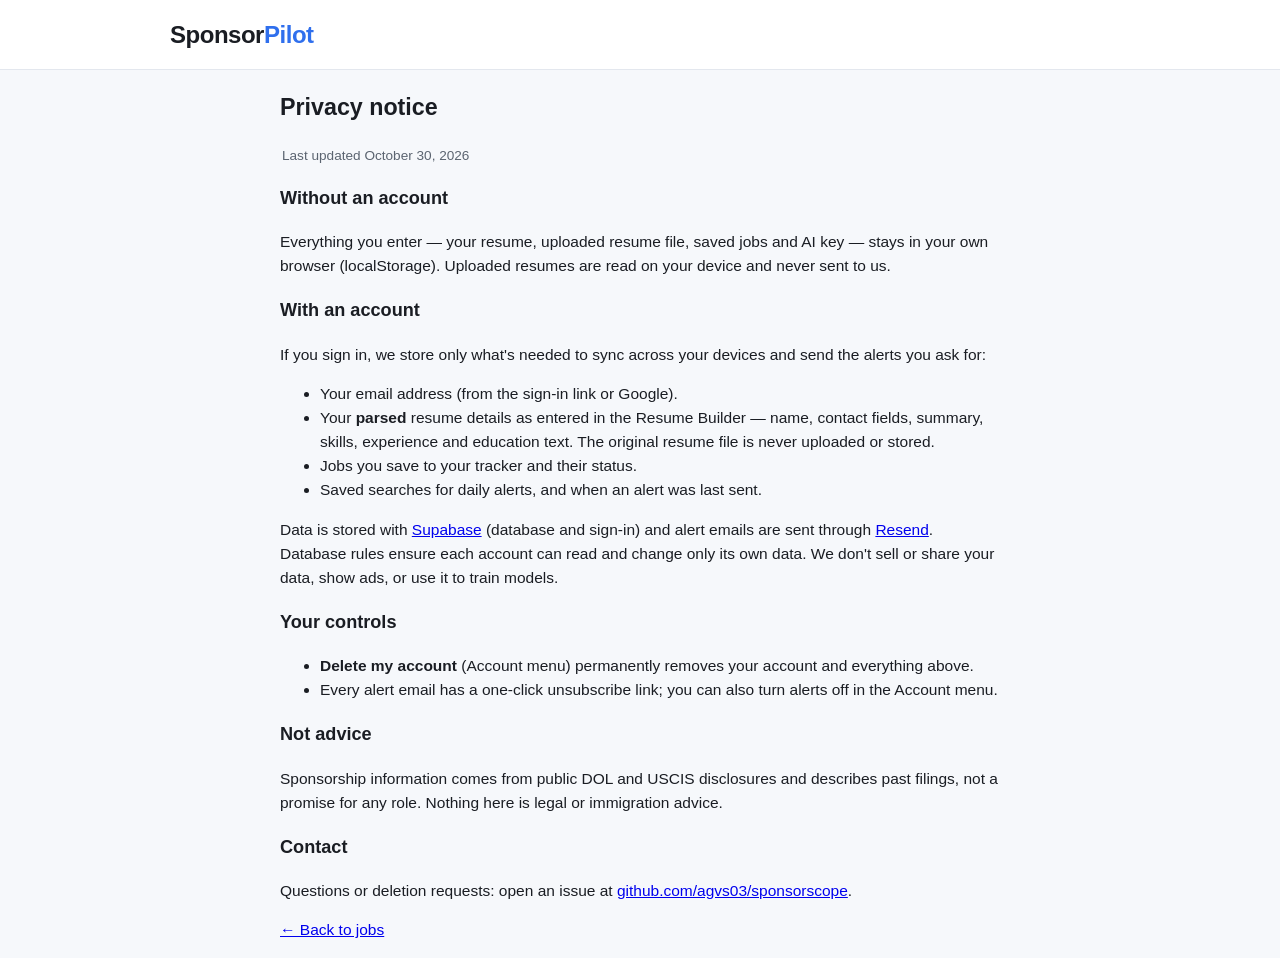
<file: web/privacy.html>
<!doctype html>
<html lang="en">
<head>
  <meta charset="utf-8" />
  <meta name="viewport" content="width=device-width, initial-scale=1" />
  <title>Privacy — SponsorPilot</title>
  <link rel="stylesheet" href="style.css?v=5" />
</head>
<body>
  <header class="site-header"><div class="wrap header-row"><div class="brand"><h1><a href="./" style="color:inherit;text-decoration:none">Sponsor<span>Pilot</span></a></h1></div></div></header>
  <main class="wrap" style="max-width:760px">
    <h2>Privacy notice</h2>
    <p class="meta">Last updated October 30, 2026</p>

    <h3>Without an account</h3>
    <p>Everything you enter — your resume, uploaded resume file, saved jobs and AI key — stays in your own browser
      (localStorage). Uploaded resumes are read on your device and never sent to us.</p>

    <h3>With an account</h3>
    <p>If you sign in, we store only what's needed to sync across your devices and send the alerts you ask for:</p>
    <ul>
      <li>Your email address (from the sign-in link or Google).</li>
      <li>Your <strong>parsed</strong> resume details as entered in the Resume Builder — name, contact fields, summary,
        skills, experience and education text. The original resume file is never uploaded or stored.</li>
      <li>Jobs you save to your tracker and their status.</li>
      <li>Saved searches for daily alerts, and when an alert was last sent.</li>
    </ul>
    <p>Data is stored with <a href="https://supabase.com" target="_blank" rel="noopener">Supabase</a> (database and sign-in)
      and alert emails are sent through <a href="https://resend.com" target="_blank" rel="noopener">Resend</a>.
      Database rules ensure each account can read and change only its own data. We don't sell or share your data, show
      ads, or use it to train models.</p>

    <h3>Your controls</h3>
    <ul>
      <li><strong>Delete my account</strong> (Account menu) permanently removes your account and everything above.</li>
      <li>Every alert email has a one-click unsubscribe link; you can also turn alerts off in the Account menu.</li>
    </ul>

    <h3>Not advice</h3>
    <p>Sponsorship information comes from public DOL and USCIS disclosures and describes past filings, not a promise for
      any role. Nothing here is legal or immigration advice.</p>

    <h3>Contact</h3>
    <p>Questions or deletion requests: open an issue at
      <a href="https://github.com/agvs03/sponsorscope/issues" target="_blank" rel="noopener">github.com/agvs03/sponsorscope</a>.</p>
    <p><a href="./">← Back to jobs</a></p>
  </main>
</body>
</html>
</file>
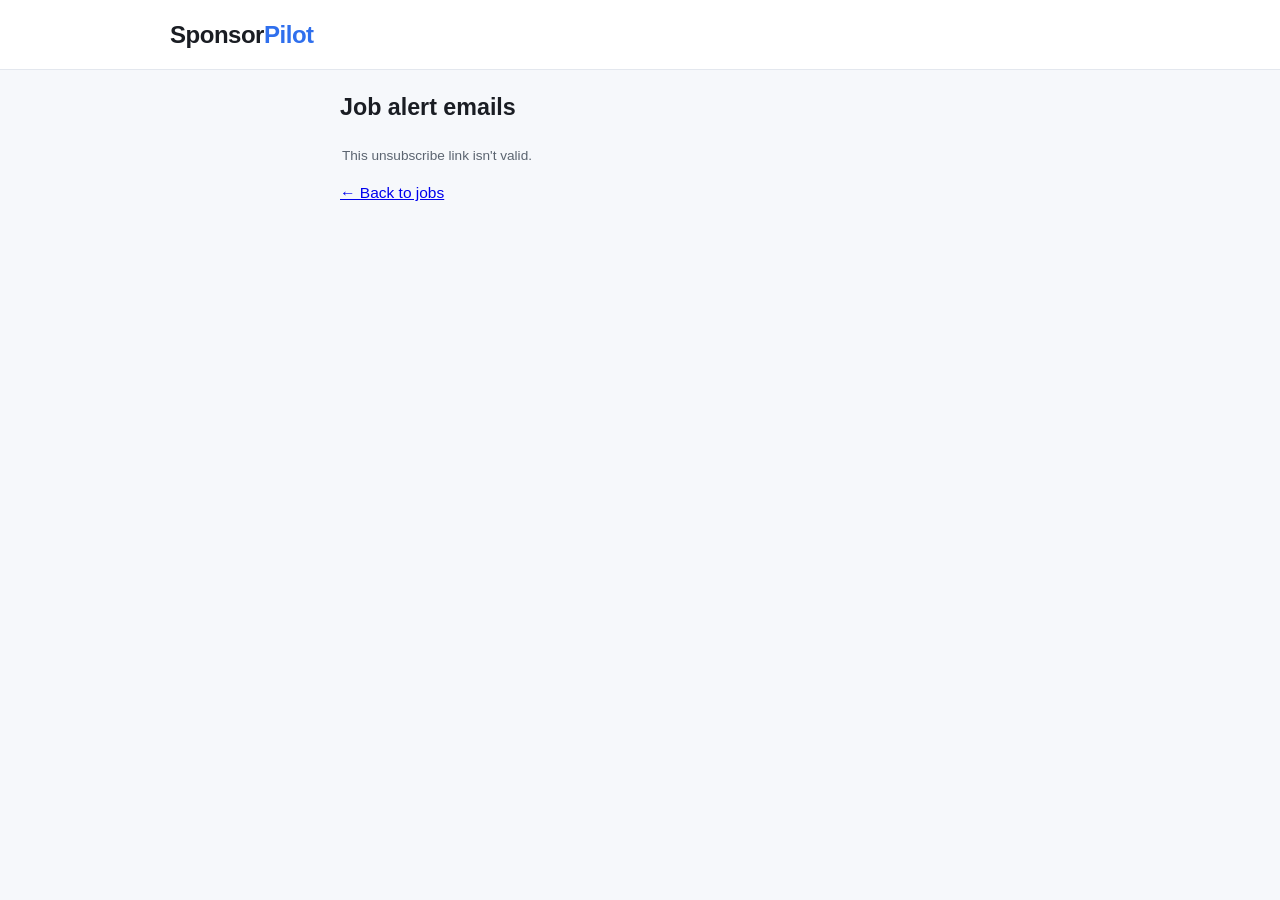
<file: web/unsubscribe.html>
<!doctype html>
<html lang="en">
<head>
  <meta charset="utf-8" />
  <meta name="viewport" content="width=device-width, initial-scale=1" />
  <title>Unsubscribe — SponsorPilot</title>
  <link rel="stylesheet" href="style.css?v=5" />
</head>
<body>
  <header class="site-header"><div class="wrap header-row"><div class="brand"><h1><a href="./" style="color:inherit;text-decoration:none">Sponsor<span>Pilot</span></a></h1></div></div></header>
  <main class="wrap" style="max-width:640px">
    <h2>Job alert emails</h2>
    <p id="msg" class="meta">Turning off this alert…</p>
    <p><a href="./">← Back to jobs</a></p>
  </main>
  <script src="config.js?v=5"></script>
  <script>
    // One-click unsubscribe: the token identifies one saved search; the
    // unsubscribe() database function turns off only that alert's emails.
    (async () => {
      const msg = document.getElementById("msg");
      const token = new URLSearchParams(location.search).get("t") || "";
      const cfg = window.SPONSORPILOT_CONFIG || {};
      if (!/^[0-9a-f-]{36}$/i.test(token) || !cfg.supabaseUrl) { msg.textContent = "This unsubscribe link isn't valid."; return; }
      try {
        const r = await fetch(cfg.supabaseUrl + "/rest/v1/rpc/unsubscribe", {
          method: "POST",
          headers: { apikey: cfg.supabaseAnonKey, Authorization: "Bearer " + cfg.supabaseAnonKey, "Content-Type": "application/json" },
          body: JSON.stringify({ token }),
        });
        const ok = r.ok && (await r.json()) === true;
        msg.textContent = ok ? "✓ You won't get emails for this alert anymore. Manage other alerts from the Account menu."
                             : "We couldn't find that alert — it may already be off or deleted.";
      } catch { msg.textContent = "Something went wrong. Please try again, or turn the alert off in the Account menu."; }
    })();
  </script>
</body>
</html>
</file>
<file: web/style.css>
:root {
  --bg: #f6f8fb; --card: #fff; --text: #1a1d23; --muted: #5b6470; --border: #e3e7ee;
  --accent: #2f6fed; --up: #1a8a4f; --down: #c0392b; --flat: #8a6d1a;
  --shadow: 0 1px 3px rgba(20,30,50,.08), 0 6px 18px rgba(20,30,50,.06);
}
@media (prefers-color-scheme: dark) {
  :root {
    --bg: #0f1216; --card: #171b21; --text: #e8ebf0; --muted: #9aa4b2; --border: #262c35;
    --accent: #5b8cff; --up: #43c47a; --down: #ff6f61; --flat: #d9b64e;
    --shadow: 0 1px 3px rgba(0,0,0,.4), 0 6px 18px rgba(0,0,0,.3);
  }
}
* { box-sizing: border-box; }
body { margin: 0; background: var(--bg); color: var(--text);
  font: 15.5px/1.55 -apple-system, BlinkMacSystemFont, "Segoe UI", Roboto, Helvetica, Arial, sans-serif; }
.wrap { max-width: 980px; margin: 0 auto; padding: 0 20px; }
button { font: inherit; cursor: pointer; }
input, textarea, select { font: inherit; color: var(--text); }

/* Header + tabs */
.site-header { background: var(--card); border-bottom: 1px solid var(--border); }
.header-row { display: flex; align-items: center; justify-content: space-between; gap: 16px; padding: 16px 20px; flex-wrap: wrap; }
.brand h1 { margin: 0; font-size: 1.5rem; letter-spacing: -.02em; }
.brand h1 span { color: var(--accent); }
.tagline { margin: 2px 0 0; color: var(--muted); font-size: .85rem; }
.tabs { display: flex; gap: 4px; }
.tab { background: transparent; border: 1px solid transparent; color: var(--muted);
  padding: 8px 14px; border-radius: 10px; font-weight: 600; }
.tab:hover { color: var(--text); }
.tab.active { color: var(--accent); background: color-mix(in srgb, var(--accent) 12%, transparent); }
.pill { background: var(--accent); color: #fff; border-radius: 999px; font-size: .72rem; padding: 1px 7px; margin-left: 4px; }

.view { padding: 22px 0 40px; }
.meta { color: var(--muted); font-size: .85rem; margin: 6px 2px 14px; }

/* Filters */
.filters { display: flex; gap: 10px; flex-wrap: wrap; align-items: center; }
.filters input[type="search"] { flex: 1 1 220px; padding: 12px 14px; background: var(--card);
  border: 1px solid var(--border); border-radius: 11px; box-shadow: var(--shadow); outline: none; }
.filters input:focus { border-color: var(--accent); }
.toggle { display: flex; align-items: center; gap: 6px; color: var(--muted); font-size: .9rem; white-space: nowrap; }

/* Cards */
.cards { display: grid; gap: 10px; }
.job { background: var(--card); border: 1px solid var(--border); border-radius: 12px; padding: 16px; cursor: pointer; }
.job:hover { border-color: var(--accent); }
.job .top { display: flex; justify-content: space-between; gap: 12px; align-items: flex-start; }
.job .title { font-weight: 700; font-size: 1.05rem; }
.job .co { color: var(--muted); font-size: .9rem; }
.job .sub { color: var(--muted); font-size: .85rem; margin-top: 4px; display: flex; gap: 10px; flex-wrap: wrap; }
.job .match { font-weight: 700; }

.badge { font-size: .7rem; font-weight: 700; text-transform: uppercase; letter-spacing: .04em; padding: 3px 8px; border-radius: 999px; white-space: nowrap; }
.badge.up { color: var(--up); background: color-mix(in srgb, var(--up) 14%, transparent); }
.badge.down { color: var(--down); background: color-mix(in srgb, var(--down) 14%, transparent); }
.badge.flat { color: var(--flat); background: color-mix(in srgb, var(--flat) 16%, transparent); }
.badge.no { color: var(--muted); background: color-mix(in srgb, var(--muted) 14%, transparent); }
.empty { color: var(--muted); padding: 26px 4px; }

/* Resume builder */
.resume-grid { display: grid; grid-template-columns: 1fr 1fr; gap: 22px; }
@media (max-width: 820px) { .resume-grid { grid-template-columns: 1fr; } }
.resume-form h2, .resume-form h3 { margin: 18px 0 8px; }
.resume-form label { display: block; margin: 8px 0; font-size: .82rem; color: var(--muted); }
.resume-form input, .resume-form textarea { width: 100%; margin-top: 4px; padding: 9px 11px;
  background: var(--card); border: 1px solid var(--border); border-radius: 9px; }
.field-row { display: flex; gap: 12px; } .field-row label { flex: 1; }
.exp, .edu { border: 1px solid var(--border); border-radius: 10px; padding: 10px 12px; margin-bottom: 10px; background: var(--card); }
.exp .field-row, .edu .field-row { margin-top: 4px; }
.ghost { background: transparent; border: 1px dashed var(--border); color: var(--accent); padding: 8px 12px; border-radius: 9px; }
.primary { background: var(--accent); color: #fff; border: none; padding: 10px 18px; border-radius: 9px; font-weight: 600; }
.remove { background: none; border: none; color: var(--down); float: right; }
.form-actions { display: flex; align-items: center; gap: 10px; margin-top: 14px; }
.saved-note { color: var(--up); font-size: .85rem; }

.resume-preview { background: var(--card); border: 1px solid var(--border); border-radius: 12px; box-shadow: var(--shadow); padding: 28px; min-height: 300px; }
.resume-preview h2 { margin: 0 0 2px; }
.resume-preview .contact { color: var(--muted); font-size: .85rem; margin-bottom: 12px; }
.resume-preview h4 { text-transform: uppercase; font-size: .72rem; letter-spacing: .06em; color: var(--accent); border-bottom: 1px solid var(--border); padding-bottom: 3px; margin: 16px 0 8px; }
.resume-preview .chips { display: flex; flex-wrap: wrap; gap: 6px; }
.chip { font-size: .8rem; padding: 3px 9px; border: 1px solid var(--border); border-radius: 999px; color: var(--muted); }
.resume-preview .entry { margin-bottom: 10px; }
.resume-preview .entry .h { font-weight: 700; }
.resume-preview .entry .m { color: var(--muted); font-size: .82rem; }
.resume-preview ul { margin: 4px 0 0 18px; padding: 0; }

/* Drawer (job detail) */
.drawer { position: fixed; inset: 0; z-index: 50; }
.drawer-scrim { position: absolute; inset: 0; background: rgba(10,15,25,.45); }
.drawer-panel { position: absolute; right: 0; top: 0; height: 100%; width: min(560px, 92vw);
  background: var(--bg); border-left: 1px solid var(--border); box-shadow: var(--shadow);
  padding: 24px; overflow-y: auto; }
.drawer h2 { margin: 0 0 2px; }
.drawer .stats { display: grid; grid-template-columns: repeat(auto-fit, minmax(120px,1fr)); gap: 12px; margin: 16px 0; }
.stat { border: 1px solid var(--border); border-radius: 10px; padding: 12px; background: var(--card); }
.stat .k { color: var(--muted); font-size: .72rem; text-transform: uppercase; letter-spacing: .04em; }
.stat .v { font-size: 1.3rem; font-weight: 700; }
.drawer h4 { text-transform: uppercase; font-size: .74rem; letter-spacing: .05em; color: var(--muted); margin: 18px 0 6px; }
.draft { background: var(--card); border: 1px solid var(--border); border-radius: 10px; padding: 14px; white-space: pre-wrap; font-size: .9rem; }
.row-actions { display: flex; gap: 8px; margin-top: 16px; flex-wrap: wrap; }
.link-btn { text-decoration: none; text-align: center; }
.miss { color: var(--down); } .have { color: var(--up); }
.close-x { float: right; background: none; border: none; font-size: 1.4rem; color: var(--muted); }

/* AI settings modal */
.modal { position: fixed; inset: 0; z-index: 60; display: grid; place-items: center; }
.modal-scrim { position: absolute; inset: 0; background: rgba(10,15,25,.5); }
.modal-panel { position: relative; background: var(--bg); border: 1px solid var(--border);
  border-radius: 14px; box-shadow: var(--shadow); padding: 24px; width: min(480px, 92vw); }
.modal-panel h2 { margin: 0 0 6px; }
.modal-panel label { display: block; margin: 12px 0 4px; font-size: .82rem; color: var(--muted); }
.modal-panel input, .modal-panel select { width: 100%; padding: 9px 11px; background: var(--card);
  border: 1px solid var(--border); border-radius: 9px; }
.modal-panel a { color: var(--accent); }
.ai-out { background: color-mix(in srgb, var(--accent) 8%, var(--card)); border: 1px solid var(--border);
  border-radius: 10px; padding: 12px; margin-top: 10px; white-space: pre-wrap; font-size: .9rem; }

/* Banner + footer */
.demo-banner { background: color-mix(in srgb, var(--flat) 18%, var(--card)); border-bottom: 1px solid var(--border);
  text-align: center; padding: 9px 20px; font-size: .86rem; }
.demo-banner strong { color: var(--down); }
.site-footer { border-top: 1px solid var(--border); padding: 18px 0 40px; }
.site-footer p { color: var(--muted); font-size: .8rem; }
.disclaimer strong { color: var(--text); }

@media print {
  body * { visibility: hidden; }
  #resumePreview, #resumePreview * { visibility: visible; }
  #resumePreview { position: absolute; inset: 0; border: none; box-shadow: none; padding: 0; }
}

/* --- live feed additions --- */
.filters select { padding: 11px 12px; background: var(--card); border: 1px solid var(--border); border-radius: 11px; }
.feed-meta { margin-bottom: 0; }
.badge.new { color: #fff; background: var(--accent); font-size: .62rem; vertical-align: 2px; }
.job.warned { opacity: .78; }
.job .warn { color: var(--down); font-weight: 600; }
.warn-box { margin: 12px 0; padding: 10px 12px; border-radius: 10px; font-size: .88rem;
  border: 1px solid color-mix(in srgb, var(--down) 40%, transparent); background: color-mix(in srgb, var(--down) 8%, transparent); }
.warn-box q { display: block; margin: 6px 0; font-style: italic; }
.more { display: block; margin: 14px auto; }
.upload-box { border: 1px dashed var(--accent); border-radius: 12px; padding: 12px 14px; margin-bottom: 14px;
  background: color-mix(in srgb, var(--accent) 6%, transparent); }
.upload-box h2 { margin: 0 0 4px; }
.upload-btn { display: inline-block; cursor: pointer; }
.resume-form label.upload-btn { color: #fff; font-size: .95rem; margin: 6px 8px 0 0; }
@media (max-width: 600px) { .filters .toggle { flex: 1 1 45%; } .filters select { flex: 1 1 100%; } }

[hidden] { display: none !important; }

/* --- accounts --- */
.wide { width: 100%; margin-top: 8px; }
.or { text-align: center; color: var(--muted); font-size: .8rem; margin: 10px 0 2px; }
.alerts { display: grid; gap: 8px; margin: 8px 0; }
.alert-row { display: flex; gap: 10px; align-items: center; justify-content: space-between; border: 1px solid var(--border); border-radius: 10px; padding: 8px 10px; }
.alert-row .meta { margin: 2px 0 0; }
.danger { color: var(--down); border-color: color-mix(in srgb, var(--down) 40%, transparent); }
#account label { display: block; margin: 10px 0 4px; font-size: .85rem; color: var(--muted); }
#account input[type="email"] { width: 100%; padding: 10px 12px; border: 1px solid var(--border); border-radius: 9px; background: var(--card); box-sizing: border-box; }
</file>
